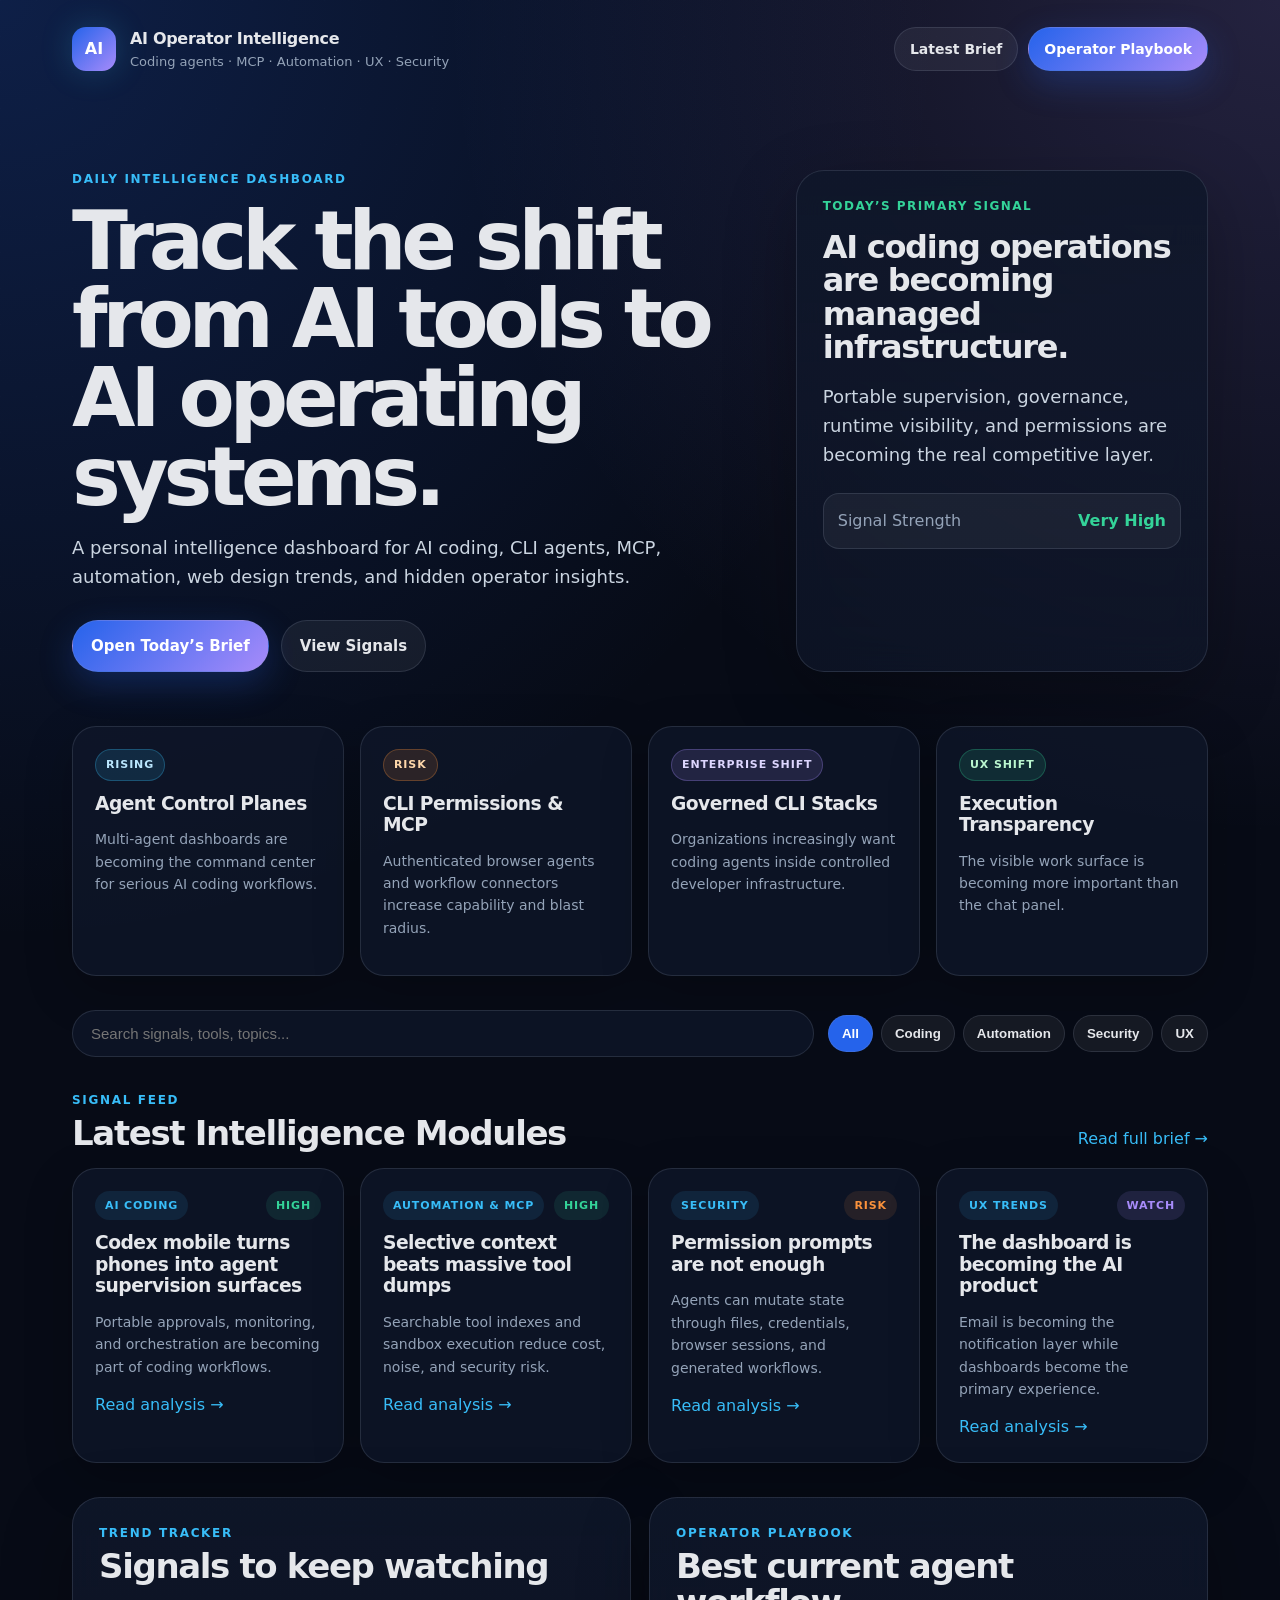
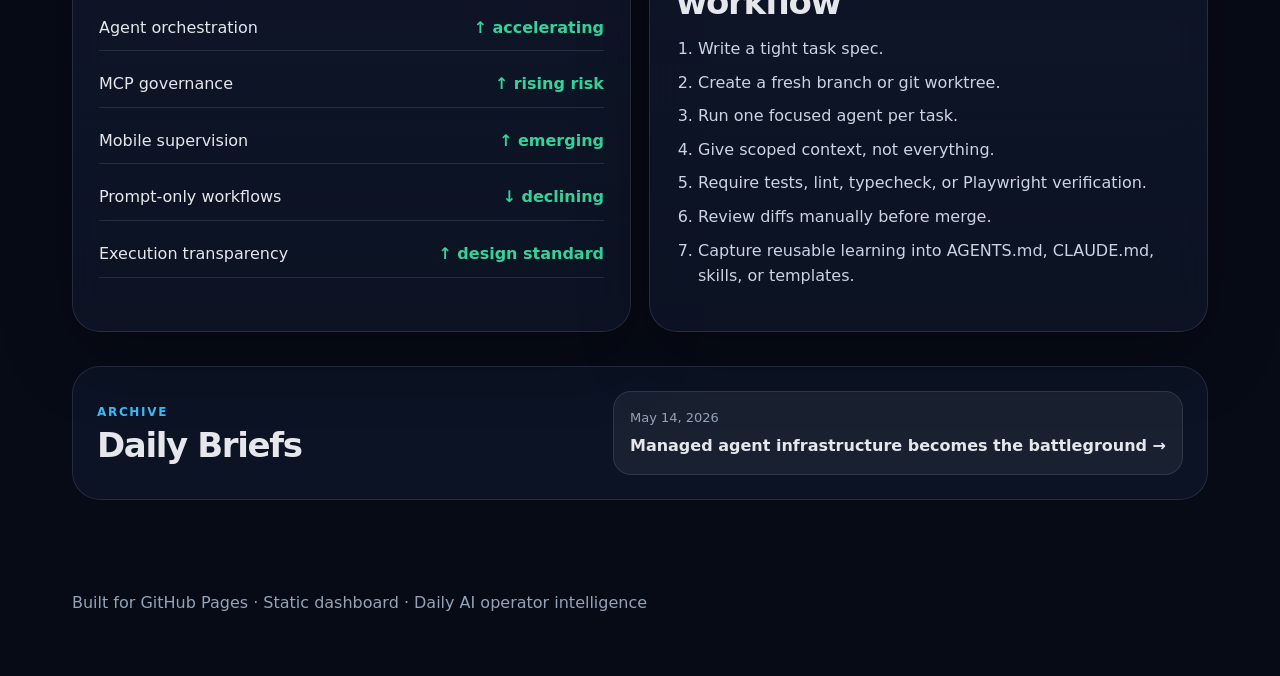
<file: index.html>
<!DOCTYPE html>
<html lang="en">
<head>
  <meta charset="UTF-8" />
  <meta name="viewport" content="width=device-width, initial-scale=1.0" />
  <title>AI Operator Intelligence</title>
  <link rel="stylesheet" href="assets/styles.css" />
</head>
<body>
  <div class="noise"></div>
  <header class="site-header">
    <nav class="nav">
      <div class="brand">
        <div class="brand-mark">AI</div>
        <div>
          <div class="brand-title">AI Operator Intelligence</div>
          <div class="brand-subtitle">Coding agents · MCP · Automation · UX · Security</div>
        </div>
      </div>
      <div class="nav-actions">
        <a class="ghost-btn" href="archive/2026-05-14.html">Latest Brief</a>
        <a class="primary-btn" href="#operator-playbook">Operator Playbook</a>
      </div>
    </nav>
    <section class="hero">
      <div class="hero-copy">
        <div class="eyebrow">Daily Intelligence Dashboard</div>
        <h1>Track the shift from AI tools to AI operating systems.</h1>
        <p>A personal intelligence dashboard for AI coding, CLI agents, MCP, automation, web design trends, and hidden operator insights.</p>
        <div class="hero-actions">
          <a class="primary-btn large" href="archive/2026-05-14.html">Open Today’s Brief</a>
          <a class="secondary-btn large" href="#signals">View Signals</a>
        </div>
      </div>
      <aside class="hero-panel">
        <div class="panel-label">Today’s Primary Signal</div>
        <h2>AI coding operations are becoming managed infrastructure.</h2>
        <p>Portable supervision, governance, runtime visibility, and permissions are becoming the real competitive layer.</p>
        <div class="signal-meter"><span>Signal Strength</span><strong>Very High</strong></div>
      </aside>
    </section>
  </header>
  <main>
    <section class="kpi-grid" id="signals">
      <article class="kpi-card"><span class="chip blue">Rising</span><h3>Agent Control Planes</h3><p>Multi-agent dashboards are becoming the command center for serious AI coding workflows.</p></article>
      <article class="kpi-card"><span class="chip orange">Risk</span><h3>CLI Permissions & MCP</h3><p>Authenticated browser agents and workflow connectors increase capability and blast radius.</p></article>
      <article class="kpi-card"><span class="chip purple">Enterprise Shift</span><h3>Governed CLI Stacks</h3><p>Organizations increasingly want coding agents inside controlled developer infrastructure.</p></article>
      <article class="kpi-card"><span class="chip green">UX Shift</span><h3>Execution Transparency</h3><p>The visible work surface is becoming more important than the chat panel.</p></article>
    </section>
    <section class="toolbar">
      <input id="searchInput" type="search" placeholder="Search signals, tools, topics..." />
      <div class="filter-buttons">
        <button data-filter="all" class="active">All</button><button data-filter="coding">Coding</button><button data-filter="automation">Automation</button><button data-filter="security">Security</button><button data-filter="ux">UX</button>
      </div>
    </section>
    <section class="section-header"><div><div class="eyebrow">Signal Feed</div><h2>Latest Intelligence Modules</h2></div><a href="archive/2026-05-14.html">Read full brief →</a></section>
    <section class="card-grid" id="signalGrid">
      <article class="intel-card" data-tags="coding cli agents"><div class="card-top"><span class="topic">AI Coding</span><span class="priority high">High</span></div><h3>Codex mobile turns phones into agent supervision surfaces</h3><p>Portable approvals, monitoring, and orchestration are becoming part of coding workflows.</p><a href="archive/2026-05-14.html#ai-coding">Read analysis →</a></article>
      <article class="intel-card" data-tags="automation mcp workflows"><div class="card-top"><span class="topic">Automation & MCP</span><span class="priority high">High</span></div><h3>Selective context beats massive tool dumps</h3><p>Searchable tool indexes and sandbox execution reduce cost, noise, and security risk.</p><a href="archive/2026-05-14.html#automation">Read analysis →</a></article>
      <article class="intel-card" data-tags="security permissions browser mcp"><div class="card-top"><span class="topic">Security</span><span class="priority risk">Risk</span></div><h3>Permission prompts are not enough</h3><p>Agents can mutate state through files, credentials, browser sessions, and generated workflows.</p><a href="archive/2026-05-14.html#security">Read analysis →</a></article>
      <article class="intel-card" data-tags="ux design interface dashboard"><div class="card-top"><span class="topic">UX Trends</span><span class="priority watch">Watch</span></div><h3>The dashboard is becoming the AI product</h3><p>Email is becoming the notification layer while dashboards become the primary experience.</p><a href="archive/2026-05-14.html#ux">Read analysis →</a></article>
    </section>
    <section class="split-section">
      <div class="trend-panel"><div class="eyebrow">Trend Tracker</div><h2>Signals to keep watching</h2><div class="trend-list"><div><span>Agent orchestration</span><strong>↑ accelerating</strong></div><div><span>MCP governance</span><strong>↑ rising risk</strong></div><div><span>Mobile supervision</span><strong>↑ emerging</strong></div><div><span>Prompt-only workflows</span><strong>↓ declining</strong></div><div><span>Execution transparency</span><strong>↑ design standard</strong></div></div></div>
      <div class="playbook-panel" id="operator-playbook"><div class="eyebrow">Operator Playbook</div><h2>Best current agent workflow</h2><ol><li>Write a tight task spec.</li><li>Create a fresh branch or git worktree.</li><li>Run one focused agent per task.</li><li>Give scoped context, not everything.</li><li>Require tests, lint, typecheck, or Playwright verification.</li><li>Review diffs manually before merge.</li><li>Capture reusable learning into AGENTS.md, CLAUDE.md, skills, or templates.</li></ol></div>
    </section>
    <section class="archive-strip"><div><div class="eyebrow">Archive</div><h2>Daily Briefs</h2></div><a class="archive-item" href="archive/2026-05-14.html"><span>May 14, 2026</span><strong>Managed agent infrastructure becomes the battleground →</strong></a></section>
  </main>
  <footer><p>Built for GitHub Pages · Static dashboard · Daily AI operator intelligence</p></footer>
  <script src="assets/dashboard.js"></script>
</body>
</html>
</file>
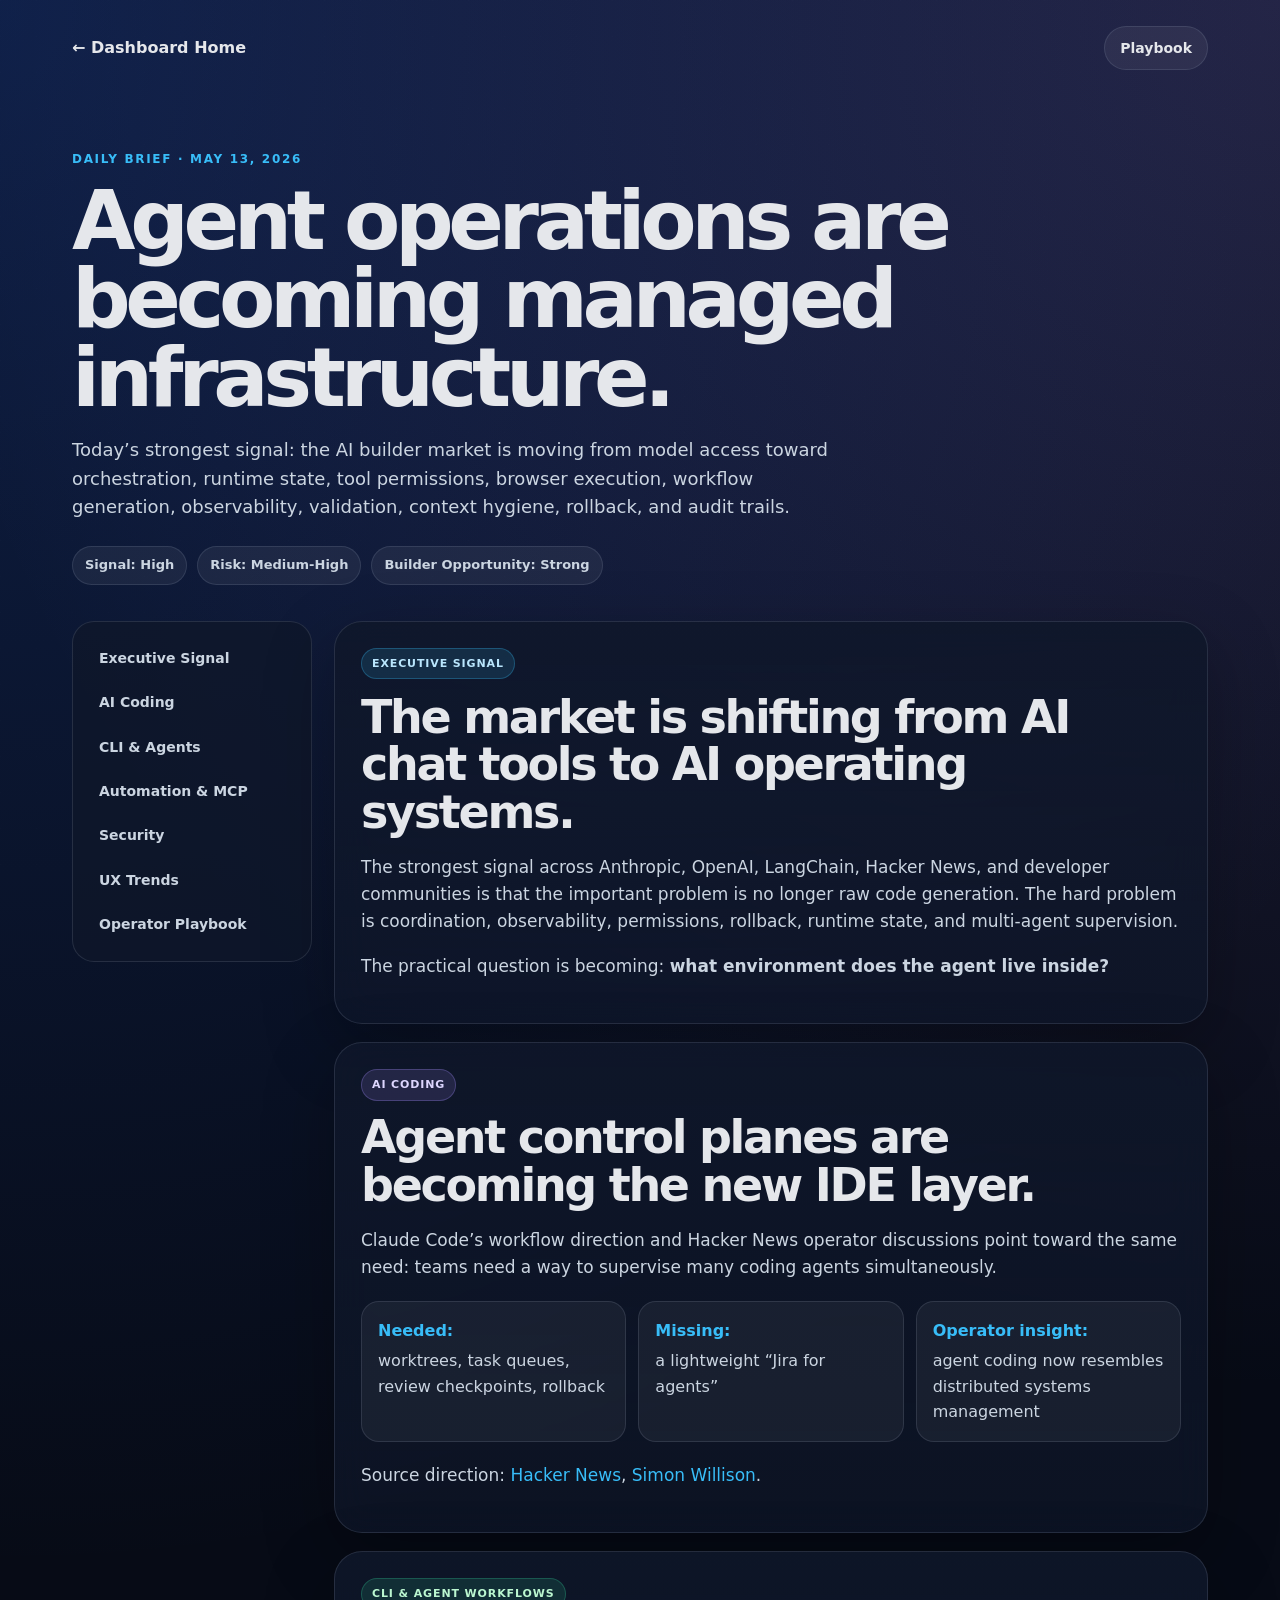
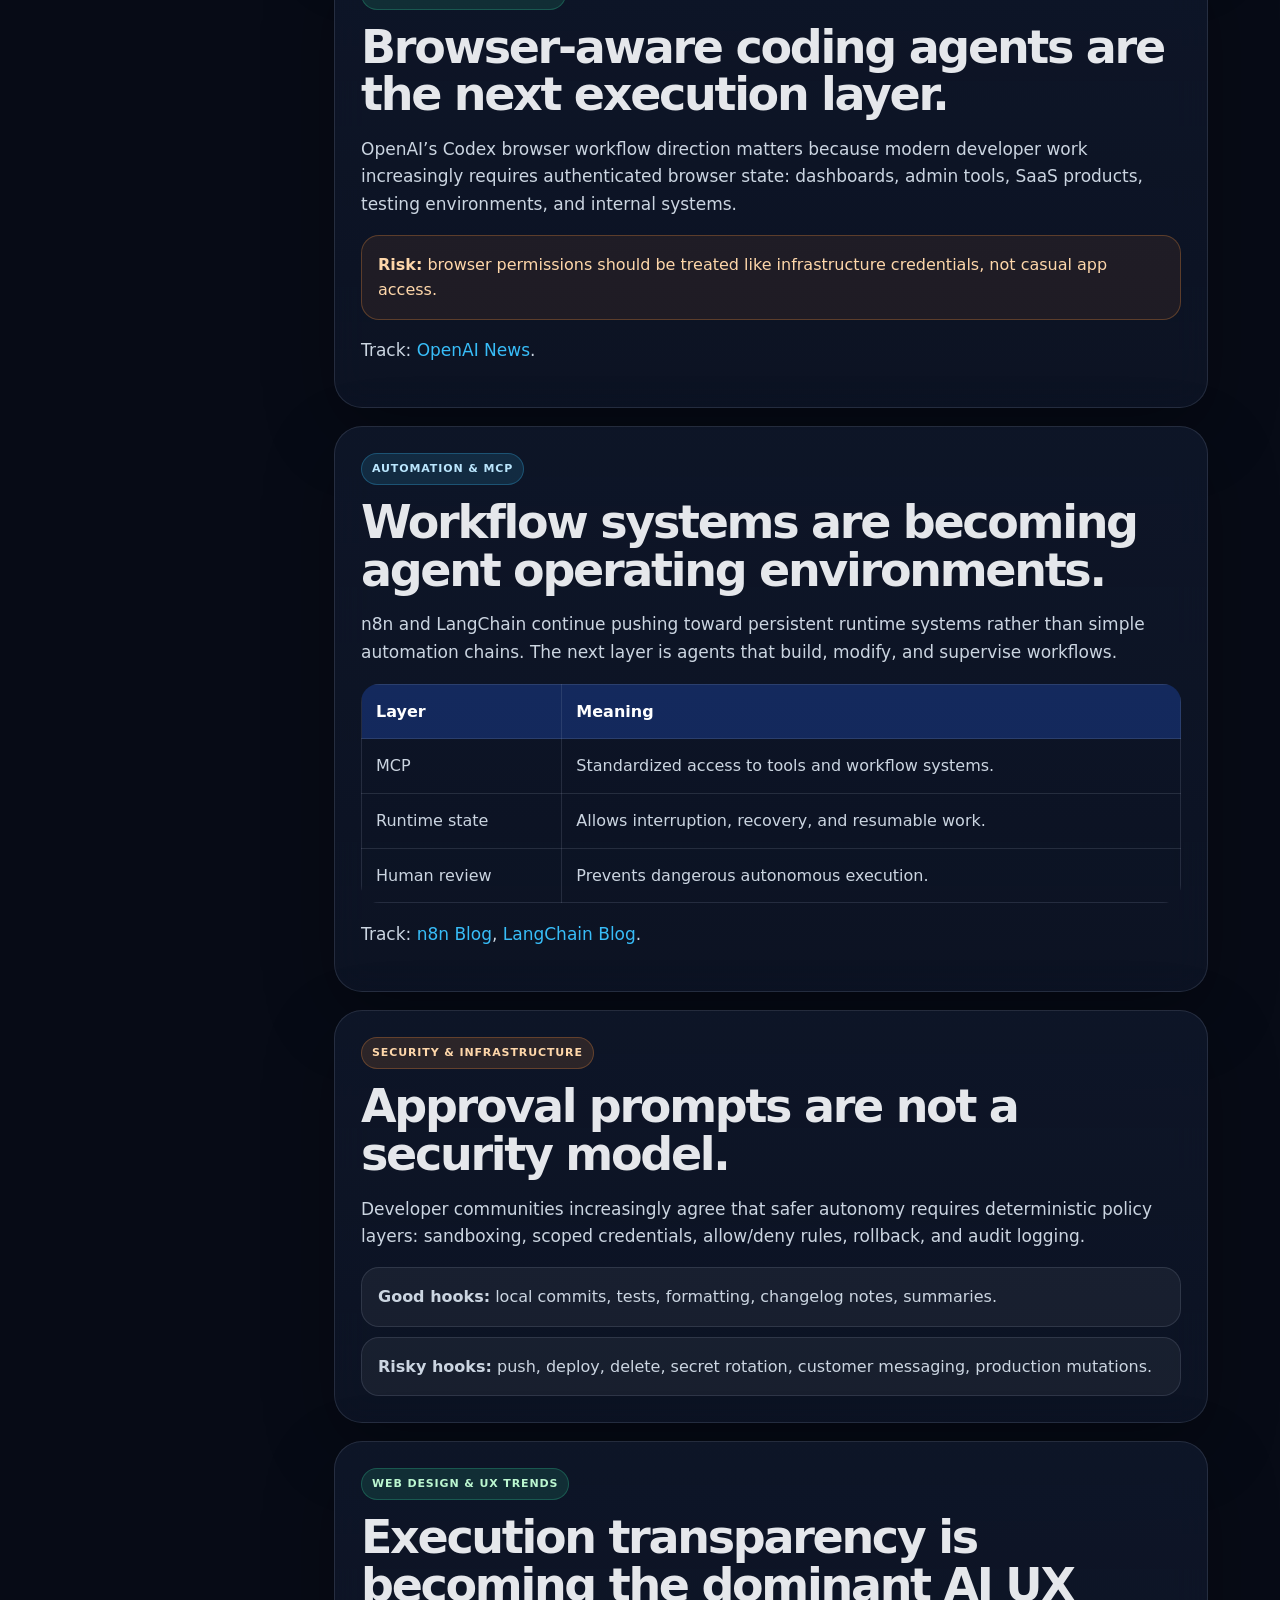
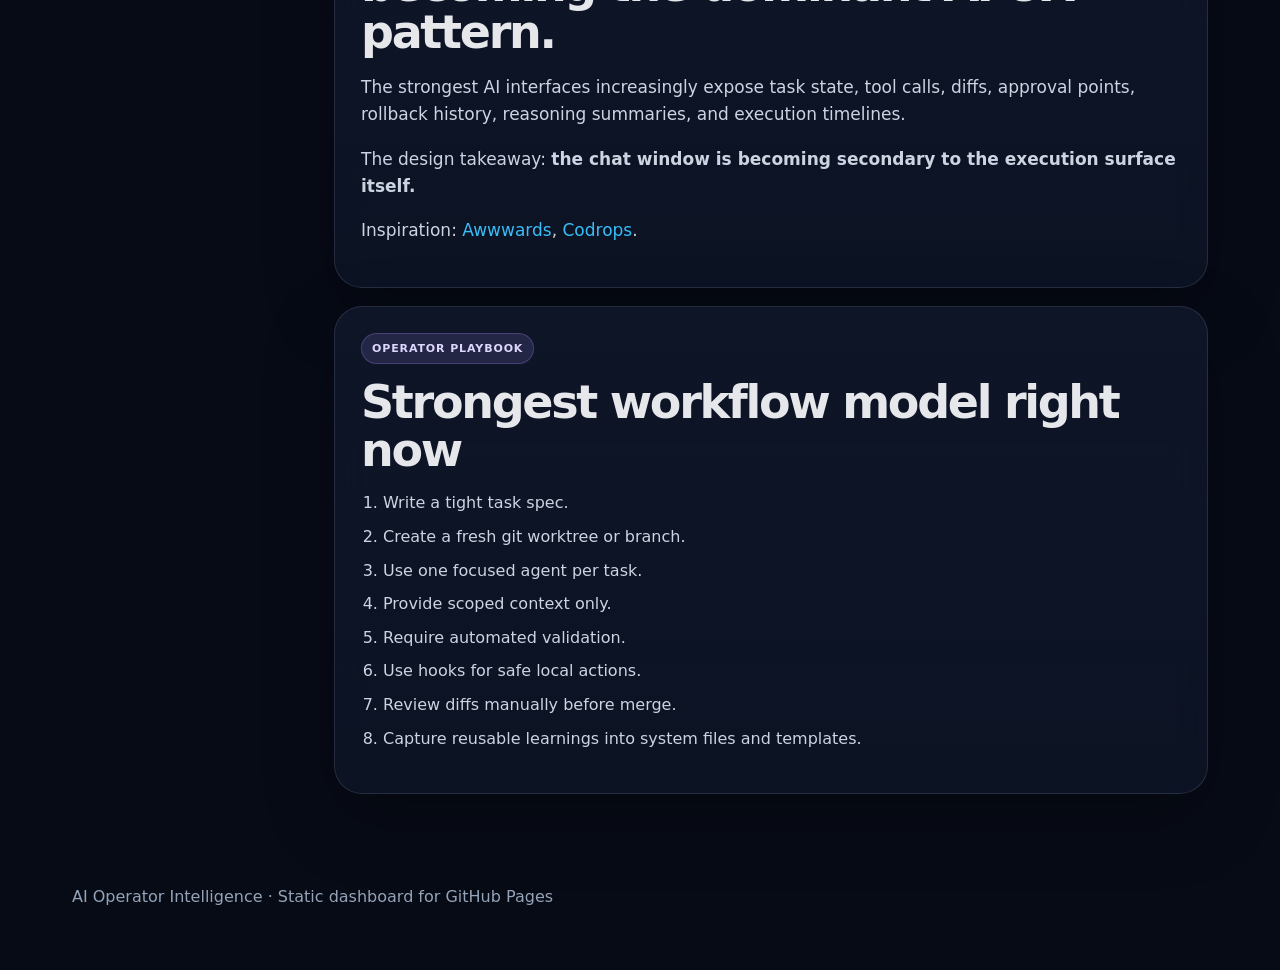
<file: archive/2026-05-13.html>
<!DOCTYPE html>
<html lang="en">
<head><meta charset="UTF-8" /><meta name="viewport" content="width=device-width, initial-scale=1.0" /><title>AI Builder Brief — May 13, 2026</title><link rel="stylesheet" href="../assets/styles.css" /></head>
<body>
<div class="noise"></div>
<header class="brief-header"><nav class="nav"><a class="back-link" href="../index.html">← Dashboard Home</a><div class="nav-actions"><a class="ghost-btn" href="#operator-playbook">Playbook</a></div></nav><section class="brief-hero"><div class="eyebrow">Daily Brief · May 13, 2026</div><h1>Agent operations are becoming managed infrastructure.</h1><p>Today’s strongest signal: the AI builder market is moving from model access toward orchestration, runtime state, tool permissions, browser execution, workflow generation, observability, validation, context hygiene, rollback, and audit trails.</p><div class="brief-meta"><span>Signal: High</span><span>Risk: Medium-High</span><span>Builder Opportunity: Strong</span></div></section></header>
<main class="brief-main"><aside class="brief-sidebar"><a href="#executive">Executive Signal</a><a href="#ai-coding">AI Coding</a><a href="#cli">CLI & Agents</a><a href="#automation">Automation & MCP</a><a href="#security">Security</a><a href="#ux">UX Trends</a><a href="#operator-playbook">Operator Playbook</a></aside><article class="brief-content">
<section class="brief-section" id="executive"><span class="chip blue">Executive Signal</span><h2>The market is shifting from AI chat tools to AI operating systems.</h2><p>The strongest signal across Anthropic, OpenAI, LangChain, Hacker News, and developer communities is that the important problem is no longer raw code generation. The hard problem is coordination, observability, permissions, rollback, runtime state, and multi-agent supervision.</p><p>The practical question is becoming: <strong>what environment does the agent live inside?</strong></p></section>
<section class="brief-section" id="ai-coding"><span class="chip purple">AI Coding</span><h2>Agent control planes are becoming the new IDE layer.</h2><p>Claude Code’s workflow direction and Hacker News operator discussions point toward the same need: teams need a way to supervise many coding agents simultaneously.</p><div class="insight-grid"><div><strong>Needed:</strong><span>worktrees, task queues, review checkpoints, rollback</span></div><div><strong>Missing:</strong><span>a lightweight “Jira for agents”</span></div><div><strong>Operator insight:</strong><span>agent coding now resembles distributed systems management</span></div></div><p>Source direction: <a href="https://news.ycombinator.com" target="_blank">Hacker News</a>, <a href="https://simonwillison.net" target="_blank">Simon Willison</a>.</p></section>
<section class="brief-section" id="cli"><span class="chip green">CLI & Agent Workflows</span><h2>Browser-aware coding agents are the next execution layer.</h2><p>OpenAI’s Codex browser workflow direction matters because modern developer work increasingly requires authenticated browser state: dashboards, admin tools, SaaS products, testing environments, and internal systems.</p><div class="warning-box"><strong>Risk:</strong> browser permissions should be treated like infrastructure credentials, not casual app access.</div><p>Track: <a href="https://openai.com/news" target="_blank">OpenAI News</a>.</p></section>
<section class="brief-section" id="automation"><span class="chip blue">Automation & MCP</span><h2>Workflow systems are becoming agent operating environments.</h2><p>n8n and LangChain continue pushing toward persistent runtime systems rather than simple automation chains. The next layer is agents that build, modify, and supervise workflows.</p><table class="intel-table"><tr><th>Layer</th><th>Meaning</th></tr><tr><td>MCP</td><td>Standardized access to tools and workflow systems.</td></tr><tr><td>Runtime state</td><td>Allows interruption, recovery, and resumable work.</td></tr><tr><td>Human review</td><td>Prevents dangerous autonomous execution.</td></tr></table><p>Track: <a href="https://n8n.io/blog" target="_blank">n8n Blog</a>, <a href="https://blog.langchain.dev" target="_blank">LangChain Blog</a>.</p></section>
<section class="brief-section" id="security"><span class="chip orange">Security & Infrastructure</span><h2>Approval prompts are not a security model.</h2><p>Developer communities increasingly agree that safer autonomy requires deterministic policy layers: sandboxing, scoped credentials, allow/deny rules, rollback, and audit logging.</p><div class="risk-list"><div><strong>Good hooks:</strong> local commits, tests, formatting, changelog notes, summaries.</div><div><strong>Risky hooks:</strong> push, deploy, delete, secret rotation, customer messaging, production mutations.</div></div></section>
<section class="brief-section" id="ux"><span class="chip green">Web Design & UX Trends</span><h2>Execution transparency is becoming the dominant AI UX pattern.</h2><p>The strongest AI interfaces increasingly expose task state, tool calls, diffs, approval points, rollback history, reasoning summaries, and execution timelines.</p><p>The design takeaway: <strong>the chat window is becoming secondary to the execution surface itself.</strong></p><p>Inspiration: <a href="https://www.awwwards.com" target="_blank">Awwwards</a>, <a href="https://tympanus.net/codrops" target="_blank">Codrops</a>.</p></section>
<section class="brief-section" id="operator-playbook"><span class="chip purple">Operator Playbook</span><h2>Strongest workflow model right now</h2><ol class="big-list"><li>Write a tight task spec.</li><li>Create a fresh git worktree or branch.</li><li>Use one focused agent per task.</li><li>Provide scoped context only.</li><li>Require automated validation.</li><li>Use hooks for safe local actions.</li><li>Review diffs manually before merge.</li><li>Capture reusable learnings into system files and templates.</li></ol></section>
</article></main><footer><p>AI Operator Intelligence · Static dashboard for GitHub Pages</p></footer></body></html>
</file>
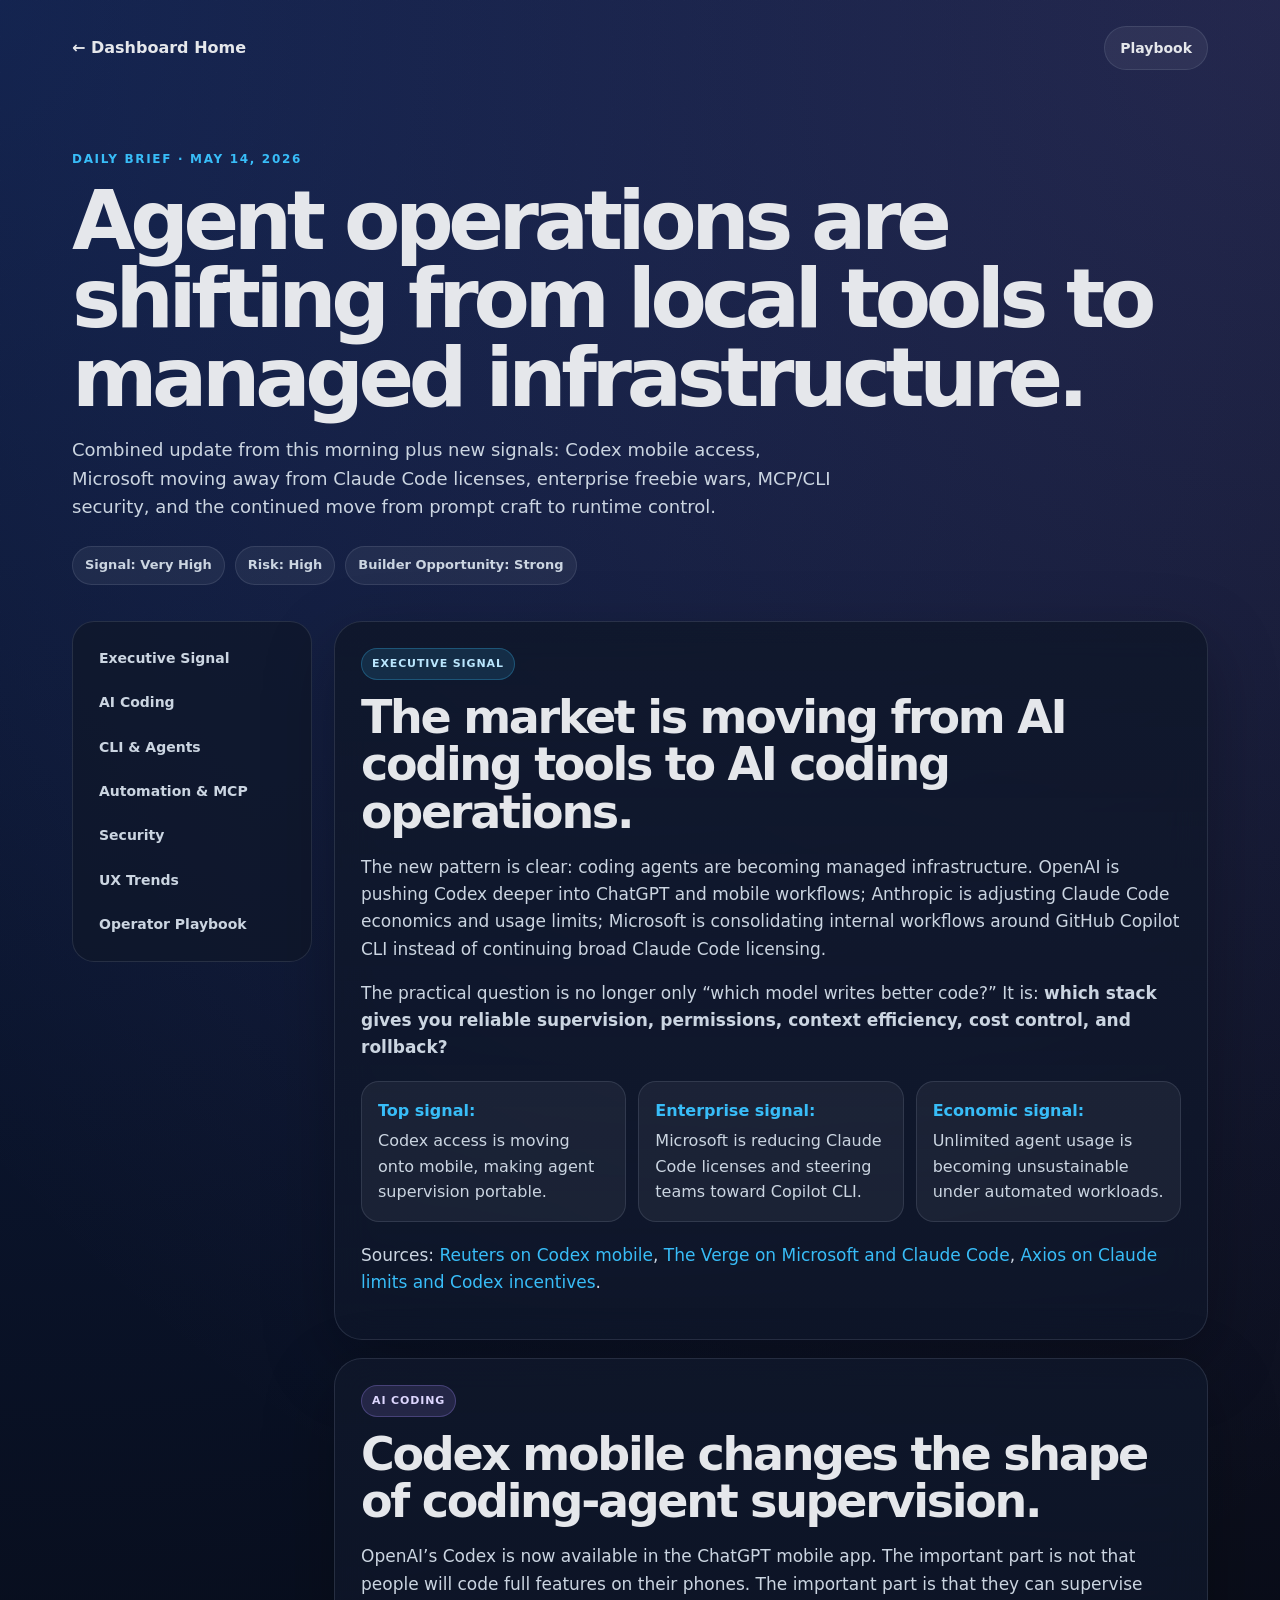
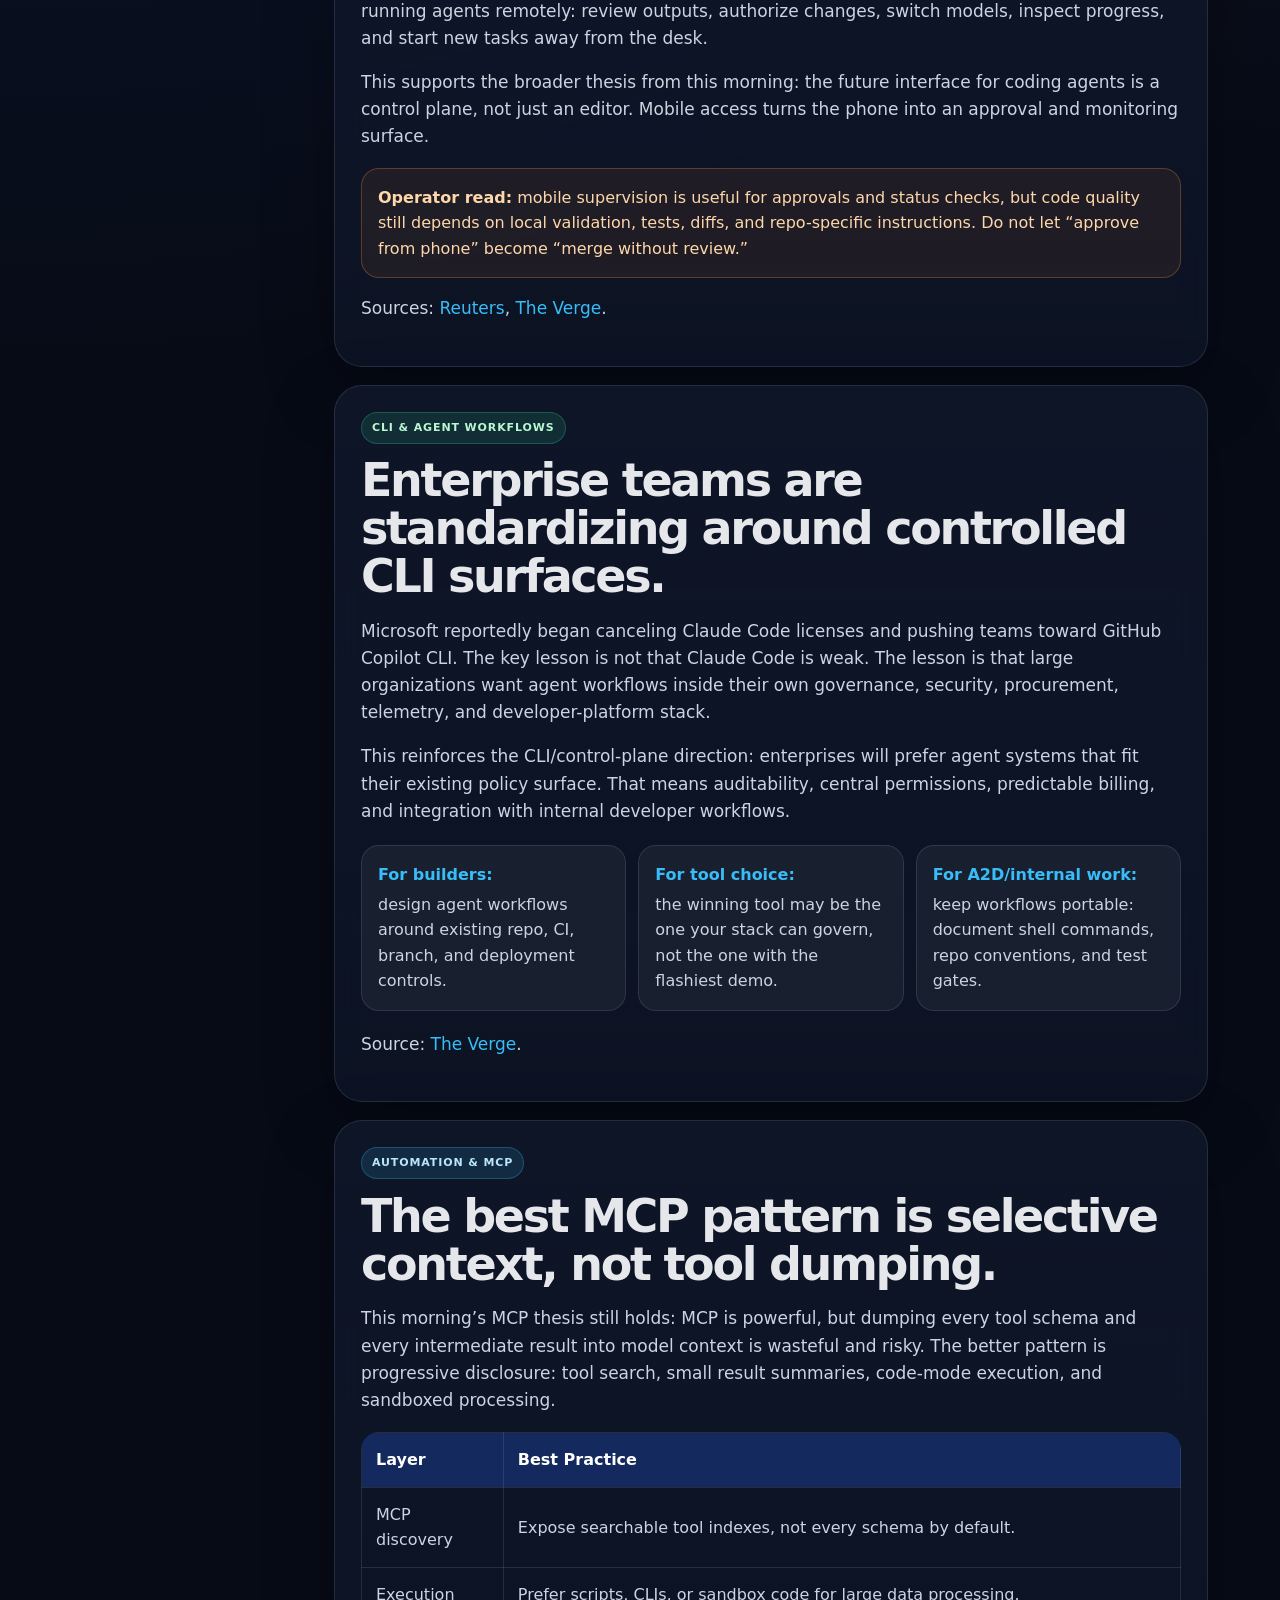
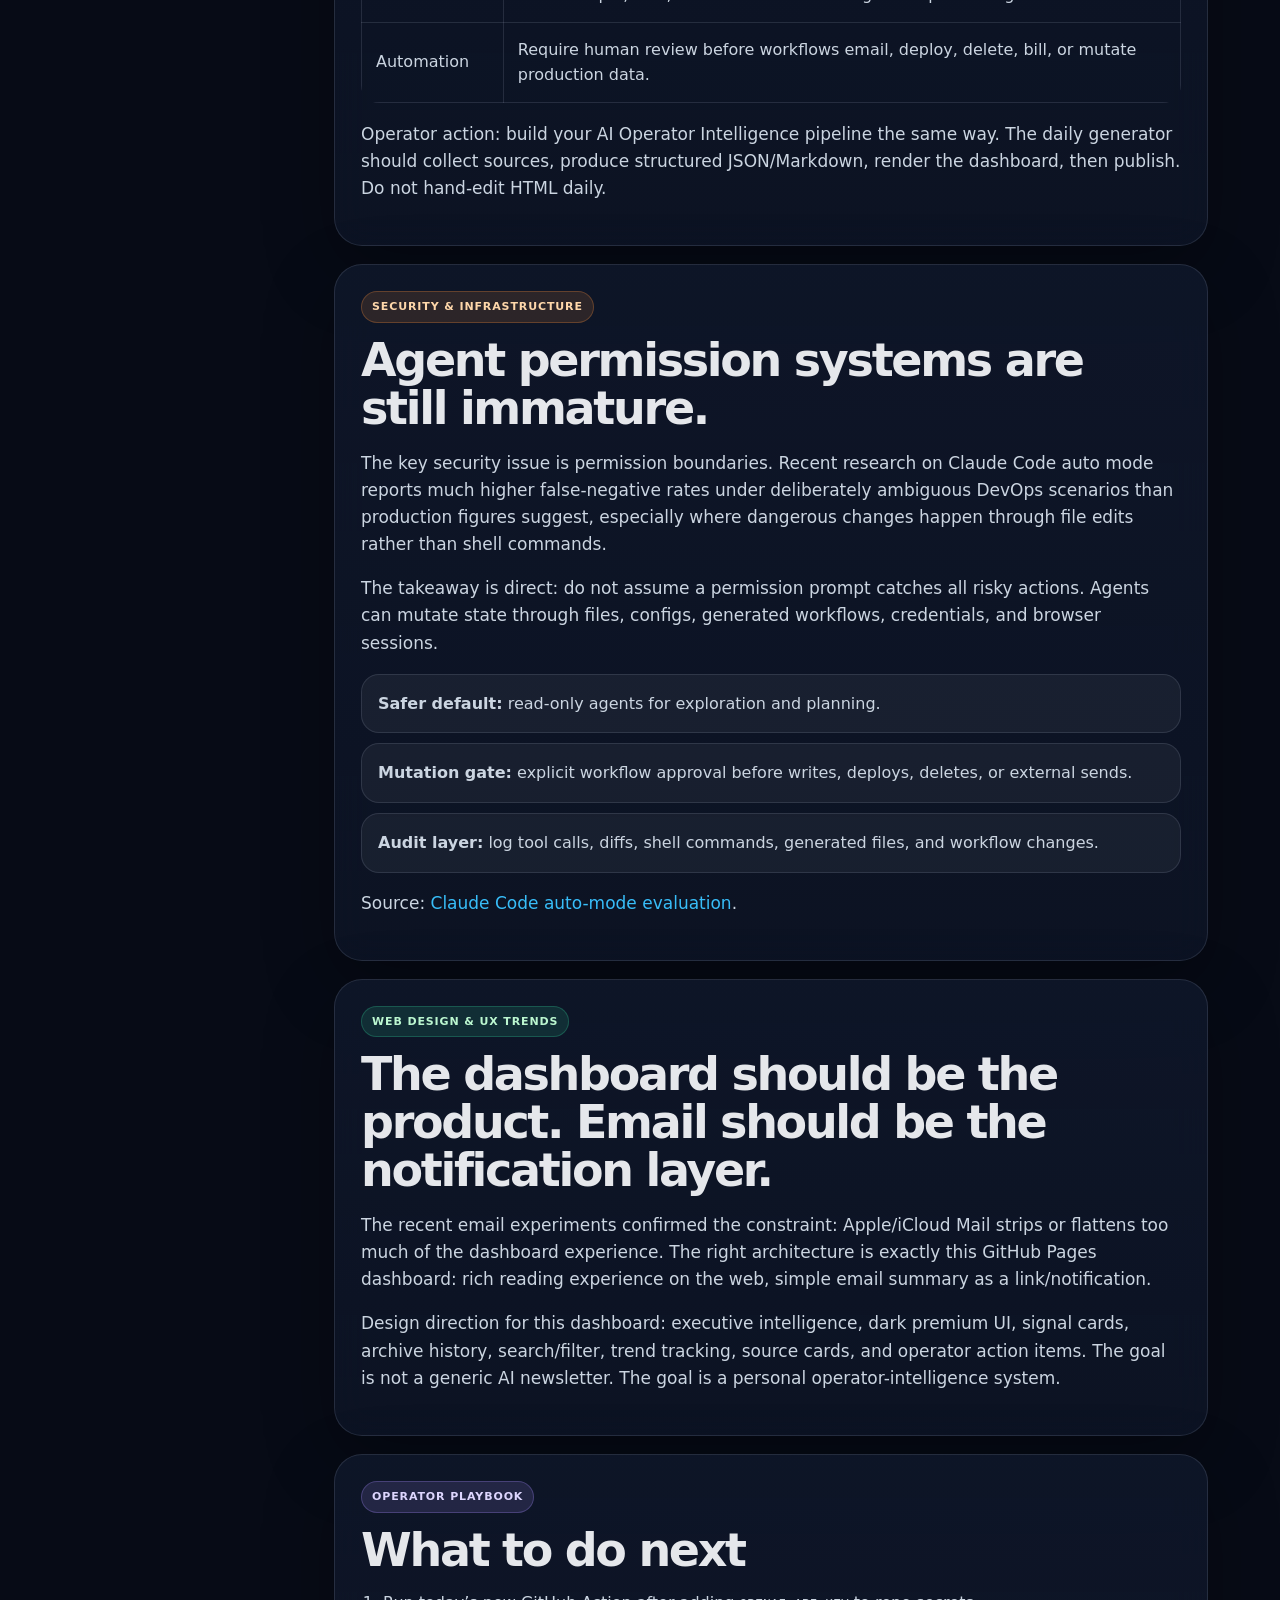
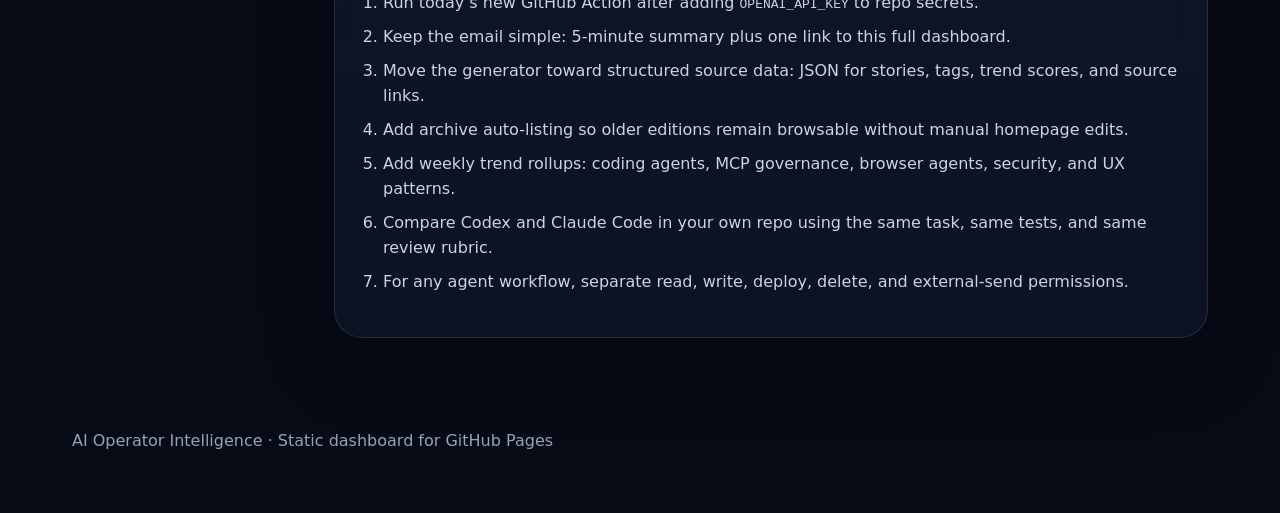
<file: archive/2026-05-14.html>
<!DOCTYPE html>
<html lang="en">
<head>
  <meta charset="UTF-8" />
  <meta name="viewport" content="width=device-width, initial-scale=1.0" />
  <title>AI Builder Brief — May 14, 2026</title>
  <link rel="stylesheet" href="../assets/styles.css" />
</head>
<body>
  <div class="noise"></div>
  <header class="brief-header">
    <nav class="nav">
      <a class="back-link" href="../index.html">← Dashboard Home</a>
      <div class="nav-actions"><a class="ghost-btn" href="#operator-playbook">Playbook</a></div>
    </nav>
    <section class="brief-hero">
      <div class="eyebrow">Daily Brief · May 14, 2026</div>
      <h1>Agent operations are shifting from local tools to managed infrastructure.</h1>
      <p>Combined update from this morning plus new signals: Codex mobile access, Microsoft moving away from Claude Code licenses, enterprise freebie wars, MCP/CLI security, and the continued move from prompt craft to runtime control.</p>
      <div class="brief-meta">
        <span>Signal: Very High</span>
        <span>Risk: High</span>
        <span>Builder Opportunity: Strong</span>
      </div>
    </section>
  </header>

  <main class="brief-main">
    <aside class="brief-sidebar">
      <a href="#executive">Executive Signal</a>
      <a href="#ai-coding">AI Coding</a>
      <a href="#cli">CLI & Agents</a>
      <a href="#automation">Automation & MCP</a>
      <a href="#security">Security</a>
      <a href="#ux">UX Trends</a>
      <a href="#operator-playbook">Operator Playbook</a>
    </aside>

    <article class="brief-content">
      <section class="brief-section" id="executive">
        <span class="chip blue">Executive Signal</span>
        <h2>The market is moving from AI coding tools to AI coding operations.</h2>
        <p>The new pattern is clear: coding agents are becoming managed infrastructure. OpenAI is pushing Codex deeper into ChatGPT and mobile workflows; Anthropic is adjusting Claude Code economics and usage limits; Microsoft is consolidating internal workflows around GitHub Copilot CLI instead of continuing broad Claude Code licensing.</p>
        <p>The practical question is no longer only “which model writes better code?” It is: <strong>which stack gives you reliable supervision, permissions, context efficiency, cost control, and rollback?</strong></p>
        <div class="insight-grid">
          <div><strong>Top signal:</strong><span>Codex access is moving onto mobile, making agent supervision portable.</span></div>
          <div><strong>Enterprise signal:</strong><span>Microsoft is reducing Claude Code licenses and steering teams toward Copilot CLI.</span></div>
          <div><strong>Economic signal:</strong><span>Unlimited agent usage is becoming unsustainable under automated workloads.</span></div>
        </div>
        <p>Sources: <a href="https://www.reuters.com/business/media-telecom/openai-brings-codex-coding-tool-chatgpt-mobile-app-2026-05-14/" target="_blank">Reuters on Codex mobile</a>, <a href="https://www.theverge.com/tech/930447/microsoft-claude-code-discontinued-notepad" target="_blank">The Verge on Microsoft and Claude Code</a>, <a href="https://www.axios.com/2026/05/14/anthropic-claude-price-openai-tokens" target="_blank">Axios on Claude limits and Codex incentives</a>.</p>
      </section>

      <section class="brief-section" id="ai-coding">
        <span class="chip purple">AI Coding</span>
        <h2>Codex mobile changes the shape of coding-agent supervision.</h2>
        <p>OpenAI’s Codex is now available in the ChatGPT mobile app. The important part is not that people will code full features on their phones. The important part is that they can supervise running agents remotely: review outputs, authorize changes, switch models, inspect progress, and start new tasks away from the desk.</p>
        <p>This supports the broader thesis from this morning: the future interface for coding agents is a control plane, not just an editor. Mobile access turns the phone into an approval and monitoring surface.</p>
        <div class="warning-box"><strong>Operator read:</strong> mobile supervision is useful for approvals and status checks, but code quality still depends on local validation, tests, diffs, and repo-specific instructions. Do not let “approve from phone” become “merge without review.”</div>
        <p>Sources: <a href="https://www.reuters.com/business/media-telecom/openai-brings-codex-coding-tool-chatgpt-mobile-app-2026-05-14/" target="_blank">Reuters</a>, <a href="https://www.theverge.com/ai-artificial-intelligence/930763/openai-codex-chatgpt-ios-android-app-preview" target="_blank">The Verge</a>.</p>
      </section>

      <section class="brief-section" id="cli">
        <span class="chip green">CLI & Agent Workflows</span>
        <h2>Enterprise teams are standardizing around controlled CLI surfaces.</h2>
        <p>Microsoft reportedly began canceling Claude Code licenses and pushing teams toward GitHub Copilot CLI. The key lesson is not that Claude Code is weak. The lesson is that large organizations want agent workflows inside their own governance, security, procurement, telemetry, and developer-platform stack.</p>
        <p>This reinforces the CLI/control-plane direction: enterprises will prefer agent systems that fit their existing policy surface. That means auditability, central permissions, predictable billing, and integration with internal developer workflows.</p>
        <div class="insight-grid">
          <div><strong>For builders:</strong><span>design agent workflows around existing repo, CI, branch, and deployment controls.</span></div>
          <div><strong>For tool choice:</strong><span>the winning tool may be the one your stack can govern, not the one with the flashiest demo.</span></div>
          <div><strong>For A2D/internal work:</strong><span>keep workflows portable: document shell commands, repo conventions, and test gates.</span></div>
        </div>
        <p>Source: <a href="https://www.theverge.com/tech/930447/microsoft-claude-code-discontinued-notepad" target="_blank">The Verge</a>.</p>
      </section>

      <section class="brief-section" id="automation">
        <span class="chip blue">Automation & MCP</span>
        <h2>The best MCP pattern is selective context, not tool dumping.</h2>
        <p>This morning’s MCP thesis still holds: MCP is powerful, but dumping every tool schema and every intermediate result into model context is wasteful and risky. The better pattern is progressive disclosure: tool search, small result summaries, code-mode execution, and sandboxed processing.</p>
        <table class="intel-table">
          <tr><th>Layer</th><th>Best Practice</th></tr>
          <tr><td>MCP discovery</td><td>Expose searchable tool indexes, not every schema by default.</td></tr>
          <tr><td>Execution</td><td>Prefer scripts, CLIs, or sandbox code for large data processing.</td></tr>
          <tr><td>Automation</td><td>Require human review before workflows email, deploy, delete, bill, or mutate production data.</td></tr>
        </table>
        <p>Operator action: build your AI Operator Intelligence pipeline the same way. The daily generator should collect sources, produce structured JSON/Markdown, render the dashboard, then publish. Do not hand-edit HTML daily.</p>
      </section>

      <section class="brief-section" id="security">
        <span class="chip orange">Security & Infrastructure</span>
        <h2>Agent permission systems are still immature.</h2>
        <p>The key security issue is permission boundaries. Recent research on Claude Code auto mode reports much higher false-negative rates under deliberately ambiguous DevOps scenarios than production figures suggest, especially where dangerous changes happen through file edits rather than shell commands.</p>
        <p>The takeaway is direct: do not assume a permission prompt catches all risky actions. Agents can mutate state through files, configs, generated workflows, credentials, and browser sessions.</p>
        <div class="risk-list">
          <div><strong>Safer default:</strong> read-only agents for exploration and planning.</div>
          <div><strong>Mutation gate:</strong> explicit workflow approval before writes, deploys, deletes, or external sends.</div>
          <div><strong>Audit layer:</strong> log tool calls, diffs, shell commands, generated files, and workflow changes.</div>
        </div>
        <p>Source: <a href="https://arxiv.org/abs/2604.04978" target="_blank">Claude Code auto-mode evaluation</a>.</p>
      </section>

      <section class="brief-section" id="ux">
        <span class="chip green">Web Design & UX Trends</span>
        <h2>The dashboard should be the product. Email should be the notification layer.</h2>
        <p>The recent email experiments confirmed the constraint: Apple/iCloud Mail strips or flattens too much of the dashboard experience. The right architecture is exactly this GitHub Pages dashboard: rich reading experience on the web, simple email summary as a link/notification.</p>
        <p>Design direction for this dashboard: executive intelligence, dark premium UI, signal cards, archive history, search/filter, trend tracking, source cards, and operator action items. The goal is not a generic AI newsletter. The goal is a personal operator-intelligence system.</p>
      </section>

      <section class="brief-section" id="operator-playbook">
        <span class="chip purple">Operator Playbook</span>
        <h2>What to do next</h2>
        <ol class="big-list">
          <li>Run today’s new GitHub Action after adding <code>OPENAI_API_KEY</code> to repo secrets.</li>
          <li>Keep the email simple: 5-minute summary plus one link to this full dashboard.</li>
          <li>Move the generator toward structured source data: JSON for stories, tags, trend scores, and source links.</li>
          <li>Add archive auto-listing so older editions remain browsable without manual homepage edits.</li>
          <li>Add weekly trend rollups: coding agents, MCP governance, browser agents, security, and UX patterns.</li>
          <li>Compare Codex and Claude Code in your own repo using the same task, same tests, and same review rubric.</li>
          <li>For any agent workflow, separate read, write, deploy, delete, and external-send permissions.</li>
        </ol>
      </section>
    </article>
  </main>
  <footer><p>AI Operator Intelligence · Static dashboard for GitHub Pages</p></footer>
</body>
</html>
</file>
<file: assets/styles.css>
*{box-sizing:border-box}:root{--bg:#070b16;--panel:rgba(15,23,42,.9);--line:rgba(148,163,184,.18);--text:#e5e7eb;--muted:#94a3b8;--blue:#38bdf8;--blue2:#2563eb;--purple:#a78bfa;--green:#34d399;--orange:#fb923c}html{scroll-behavior:smooth}body{margin:0;background:radial-gradient(circle at top left,rgba(37,99,235,.23),transparent 36%),radial-gradient(circle at top right,rgba(167,139,250,.18),transparent 32%),var(--bg);color:var(--text);font-family:Inter,ui-sans-serif,system-ui,-apple-system,BlinkMacSystemFont,"Segoe UI",sans-serif;line-height:1.6}.noise{pointer-events:none;position:fixed;inset:0;opacity:.08;background-image:linear-gradient(rgba(255,255,255,.08) 1px,transparent 1px),linear-gradient(90deg,rgba(255,255,255,.08) 1px,transparent 1px);background-size:36px 36px}a{color:var(--blue);text-decoration:none}a:hover{text-decoration:underline}.site-header,.brief-header,main,footer{position:relative;z-index:1}.nav{max-width:1180px;margin:0 auto;padding:26px 22px;display:flex;justify-content:space-between;align-items:center;gap:18px}.brand{display:flex;align-items:center;gap:14px}.brand-mark{width:44px;height:44px;border-radius:14px;display:grid;place-items:center;color:white;font-weight:900;background:linear-gradient(135deg,var(--blue2),var(--purple));box-shadow:0 0 32px rgba(56,189,248,.22)}.brand-title{font-weight:800;letter-spacing:-.02em}.brand-subtitle{color:var(--muted);font-size:13px}.nav-actions{display:flex;gap:10px;flex-wrap:wrap}.primary-btn,.secondary-btn,.ghost-btn{display:inline-flex;align-items:center;justify-content:center;border-radius:999px;padding:10px 15px;font-weight:800;font-size:14px;border:1px solid var(--line)}.primary-btn{color:white;background:linear-gradient(135deg,var(--blue2),var(--purple));box-shadow:0 12px 34px rgba(37,99,235,.26)}.secondary-btn,.ghost-btn{color:var(--text);background:rgba(255,255,255,.06)}.large{padding:13px 18px;font-size:15px}.hero{max-width:1180px;margin:0 auto;padding:72px 22px 54px;display:grid;grid-template-columns:1.35fr .8fr;gap:28px;align-items:stretch}.eyebrow{color:var(--blue);text-transform:uppercase;letter-spacing:.14em;font-weight:900;font-size:12px}.hero h1,.brief-hero h1{margin:12px 0 18px;font-size:clamp(42px,7vw,82px);line-height:.96;letter-spacing:-.065em}.hero p,.brief-hero p{color:#cbd5e1;max-width:760px;font-size:18px}.hero-actions{display:flex;gap:12px;flex-wrap:wrap;margin-top:28px}.hero-panel,.trend-panel,.playbook-panel,.brief-section{background:linear-gradient(180deg,rgba(15,23,42,.88),rgba(15,23,42,.68));border:1px solid var(--line);border-radius:28px;padding:26px;box-shadow:0 24px 70px rgba(0,0,0,.28);backdrop-filter:blur(18px)}.panel-label{color:var(--green);text-transform:uppercase;letter-spacing:.12em;font-size:12px;font-weight:900}.hero-panel h2{font-size:32px;line-height:1.05;letter-spacing:-.04em;margin:14px 0}.signal-meter{margin-top:24px;border:1px solid var(--line);background:rgba(255,255,255,.05);border-radius:16px;padding:14px;display:flex;justify-content:space-between;color:var(--muted)}.signal-meter strong{color:var(--green)}main{max-width:1180px;margin:0 auto;padding:0 22px 50px}.kpi-grid,.card-grid{display:grid;grid-template-columns:repeat(4,1fr);gap:16px}.kpi-card,.intel-card{background:rgba(15,23,42,.74);border:1px solid var(--line);border-radius:24px;padding:22px;box-shadow:0 16px 48px rgba(0,0,0,.22)}.kpi-card h3,.intel-card h3{margin:12px 0 8px;line-height:1.15;letter-spacing:-.03em}.kpi-card p,.intel-card p{color:var(--muted);font-size:14px}.chip,.topic,.priority{display:inline-flex;width:fit-content;border-radius:999px;padding:6px 10px;font-size:11px;font-weight:900;text-transform:uppercase;letter-spacing:.08em}.blue{color:#bae6fd;background:rgba(56,189,248,.13);border:1px solid rgba(56,189,248,.28)}.purple{color:#ddd6fe;background:rgba(167,139,250,.14);border:1px solid rgba(167,139,250,.28)}.green{color:#bbf7d0;background:rgba(52,211,153,.13);border:1px solid rgba(52,211,153,.26)}.orange{color:#fed7aa;background:rgba(251,146,60,.13);border:1px solid rgba(251,146,60,.27)}.toolbar{margin:34px 0;display:flex;gap:14px;align-items:center;justify-content:space-between;flex-wrap:wrap}#searchInput{min-width:min(100%,420px);flex:1;border:1px solid var(--line);background:rgba(15,23,42,.74);color:var(--text);border-radius:999px;padding:14px 18px;outline:none;font-size:15px}.filter-buttons{display:flex;gap:8px;flex-wrap:wrap}.filter-buttons button{cursor:pointer;border:1px solid var(--line);background:rgba(255,255,255,.06);color:var(--text);border-radius:999px;padding:10px 13px;font-weight:800}.filter-buttons button.active{background:var(--blue2);color:white}.section-header{display:flex;justify-content:space-between;align-items:end;margin:28px 0 16px;gap:18px}.section-header h2,.trend-panel h2,.playbook-panel h2,.archive-strip h2{margin:6px 0 0;font-size:34px;line-height:1.04;letter-spacing:-.04em}.card-top{display:flex;justify-content:space-between;gap:8px}.topic{color:var(--blue);background:rgba(56,189,248,.1)}.priority.high{color:var(--green);background:rgba(52,211,153,.1)}.priority.risk{color:var(--orange);background:rgba(251,146,60,.1)}.priority.watch{color:var(--purple);background:rgba(167,139,250,.12)}.split-section{display:grid;grid-template-columns:1fr 1fr;gap:18px;margin:34px 0}.trend-list{display:grid;gap:10px;margin-top:20px}.trend-list div{display:flex;justify-content:space-between;gap:14px;border-bottom:1px solid var(--line);padding:10px 0}.trend-list strong{color:var(--green)}.playbook-panel ol,.big-list{padding-left:22px;color:#cbd5e1}.playbook-panel li,.big-list li{margin:8px 0}.archive-strip{border:1px solid var(--line);border-radius:28px;padding:24px;background:rgba(15,23,42,.72);display:flex;justify-content:space-between;align-items:center;gap:22px}.archive-item{min-width:240px;color:var(--text);background:rgba(255,255,255,.06);border:1px solid var(--line);border-radius:18px;padding:16px}.archive-item span{display:block;color:var(--muted);font-size:13px}.archive-item strong{display:block;margin-top:4px}footer{max-width:1180px;margin:0 auto;padding:24px 22px 44px;color:var(--muted)}.back-link{color:var(--text);font-weight:800}.brief-hero{max-width:1180px;margin:0 auto;padding:54px 22px 36px}.brief-meta{display:flex;gap:10px;flex-wrap:wrap;margin-top:24px}.brief-meta span{border:1px solid var(--line);background:rgba(255,255,255,.06);border-radius:999px;padding:8px 12px;color:#cbd5e1;font-size:13px;font-weight:800}.brief-main{display:grid;grid-template-columns:240px 1fr;gap:22px;align-items:start}.brief-sidebar{position:sticky;top:16px;border:1px solid var(--line);background:rgba(15,23,42,.75);border-radius:22px;padding:14px}.brief-sidebar a{display:block;color:#cbd5e1;padding:11px 12px;border-radius:14px;font-weight:800;font-size:14px}.brief-sidebar a:hover{background:rgba(255,255,255,.06);text-decoration:none}.brief-content{display:grid;gap:18px}.brief-section h2{font-size:clamp(28px,4vw,46px);line-height:1.04;letter-spacing:-.05em;margin:14px 0}.brief-section p{color:#cbd5e1;font-size:17px}.insight-grid{display:grid;grid-template-columns:repeat(3,1fr);gap:12px;margin:20px 0}.insight-grid div,.warning-box,.risk-list div{border:1px solid var(--line);border-radius:18px;background:rgba(255,255,255,.05);padding:16px}.insight-grid strong{display:block;color:var(--blue);margin-bottom:4px}.insight-grid span,.risk-list div{color:#cbd5e1}.warning-box{color:#fed7aa;border-color:rgba(251,146,60,.28);background:rgba(251,146,60,.08)}.intel-table{width:100%;border-collapse:collapse;margin:18px 0;overflow:hidden;border-radius:18px}.intel-table th,.intel-table td{border:1px solid var(--line);padding:14px;text-align:left}.intel-table th{color:white;background:rgba(37,99,235,.28)}.intel-table td{color:#cbd5e1}.risk-list{display:grid;gap:10px}@media(max-width:900px){.hero,.split-section,.brief-main{grid-template-columns:1fr}.kpi-grid,.card-grid,.insight-grid{grid-template-columns:1fr 1fr}.brief-sidebar{position:static;display:grid;grid-template-columns:1fr 1fr}}@media(max-width:620px){.nav,.archive-strip,.section-header{align-items:flex-start;flex-direction:column}.kpi-grid,.card-grid,.insight-grid{grid-template-columns:1fr}.hero{padding-top:38px}.hero h1,.brief-hero h1{font-size:44px}.brief-sidebar{grid-template-columns:1fr}}
</file>
